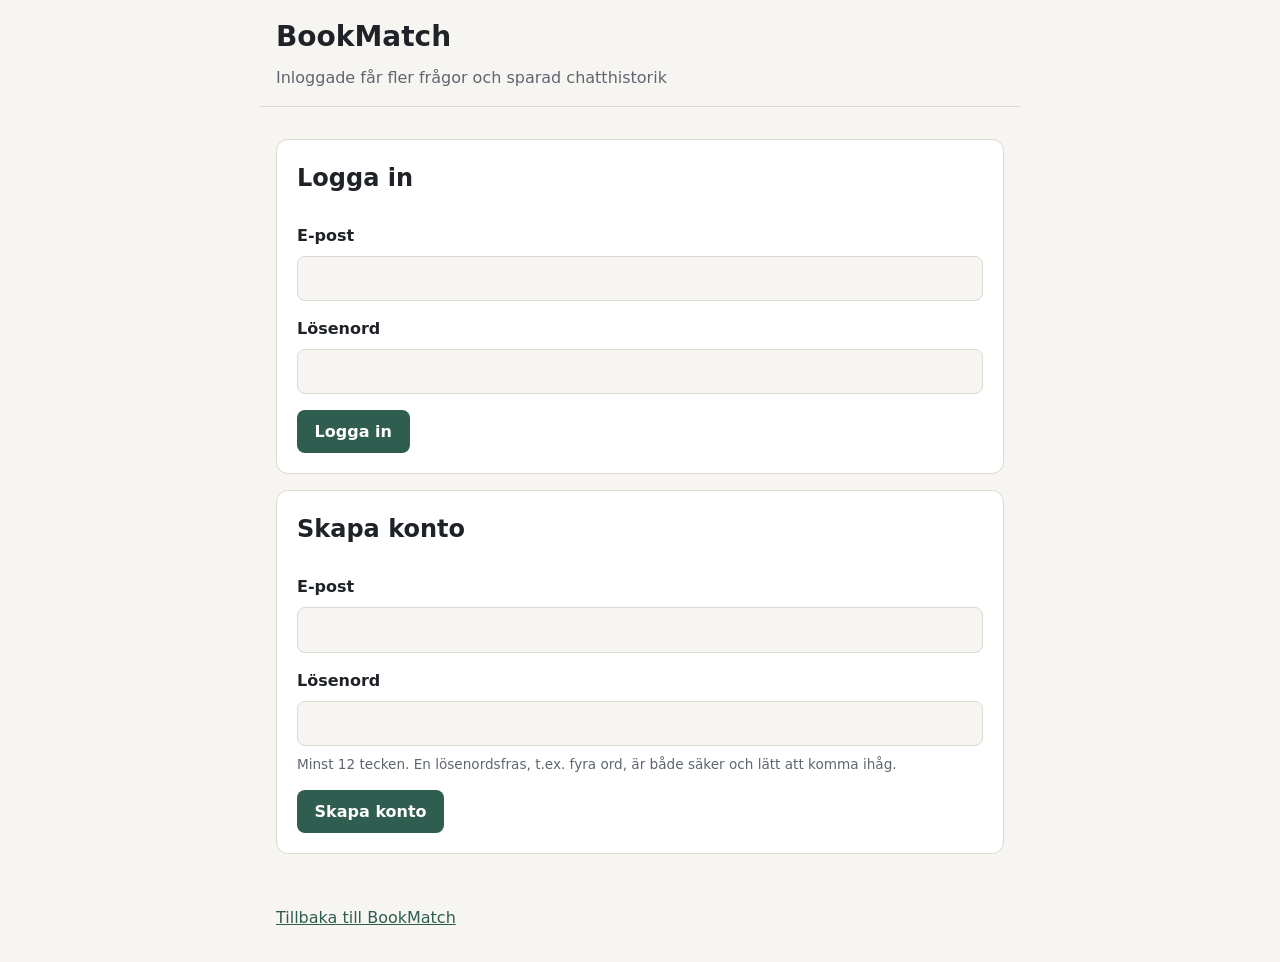
<file: src/BookMatch.Api/wwwroot/login.html>
﻿<!DOCTYPE html>
<html lang="sv">
<head>
    <meta charset="utf-8">
    <meta name="viewport" content="width=device-width, initial-scale=1">
    <title>Logga in – BookMatch</title>
    <link rel="stylesheet" href="css/site.css">
</head>
<body>
    <header>
        <h1><a href="/">BookMatch</a></h1>
        <p>Inloggade får fler frågor och sparad chatthistorik</p>
    </header>

    <main>
        <!-- Inloggning -->
        <section>
            <h2>Logga in</h2>
            <form id="login-form">
                <label for="login-email">E-post</label>
                <input id="login-email" name="email" type="email" autocomplete="username" maxlength="256" required>

                <label for="login-password">Lösenord</label>
                <input id="login-password" name="password" type="password" autocomplete="current-password" maxlength="128" required>

                <button type="submit">Logga in</button>
            </form>
        </section>

        <!-- Registrering -->
        <section>
            <h2>Skapa konto</h2>
            <form id="register-form">
                <label for="register-email">E-post</label>
                <input id="register-email" name="email" type="email" autocomplete="username" maxlength="256" required>

                <label for="register-password">Lösenord</label>
                <input id="register-password" name="password" type="password" autocomplete="new-password" minlength="12" maxlength="128" required>
                <p>Minst 12 tecken. En lösenordsfras, t.ex. fyra ord, är både säker och lätt att komma ihåg.</p>

                <button type="submit">Skapa konto</button>
            </form>
        </section>

        <!-- Status (fel) läses upp av skärmläsare -->
        <p id="status" role="status"></p>

        <p><a href="/">Tillbaka till BookMatch</a></p>
    </main>

    <script type="module" src="js/login.js"></script>
</body>
</html>
</file>
<file: src/BookMatch.Api/wwwroot/css/site.css>
﻿/* BookMatch – enkel och tydlig design */

/* Färger och mått (CSS-variabler: ändras på ett ställe) */
:root {
    --color-bg: #f7f5f2;
    --color-surface: #ffffff;
    --color-text: #1f2328;
    --color-muted: #5f6670;
    --color-primary: #2f5d50;
    --color-primary-hover: #244a40;
    --color-user: #e3efe9;
    --color-border: #ddd8d0;
    --radius: 12px;
    --space: 1rem;
    --max-width: 760px;
    font-family: system-ui, -apple-system, "Segoe UI", Roboto, sans-serif;
    line-height: 1.5;
    color-scheme: light dark;
}

/* Mörkt läge (följer användarens inställning i operativsystemet) */
@media (prefers-color-scheme: dark) {
    :root {
        --color-bg: #16181b;
        --color-surface: #1f2226;
        --color-text: #e8e6e3;
        --color-muted: #a3a9b0;
        --color-primary: #6fb39c;
        --color-primary-hover: #86c4af;
        --color-user: #24382f;
        --color-border: #33373d;
    }
}

/* hidden-attributet ska alltid dölja, även element som får display nedan */
[hidden] {
    display: none !important;
}

*, *::before, *::after {
    box-sizing: border-box;
}

body {
    margin: 0;
    background: var(--color-bg);
    color: var(--color-text);
}

a {
    color: var(--color-primary);
}

/* Header och main centreras med maxbredd */
header,
main {
    max-width: var(--max-width);
    margin: 0 auto;
    padding: var(--space);
}

/* Header: rubrik och kontorad på samma rad, undertext under */
header {
    display: flex;
    flex-wrap: wrap;
    align-items: center;
    justify-content: space-between;
    gap: 0.5rem var(--space);
    border-bottom: 1px solid var(--color-border);
}

    header h1 {
        margin: 0;
        font-size: 1.75rem;
    }

        header h1 a {
            color: inherit;
            text-decoration: none;
        }

    header p {
        order: 3;
        flex-basis: 100%;
        margin: 0;
        color: var(--color-muted);
    }

/* Kontorad (inloggningsstatus) */
#account {
    order: 2;
    display: flex;
    flex-wrap: wrap;
    align-items: center;
    gap: 0.5rem;
    font-size: 0.9rem;
}

#account-email {
    color: var(--color-muted);
}

/* Kort: formulär och sektioner får vit bakgrund, ram och rundade hörn */
#start-form,
section {
    margin-top: var(--space);
    padding: calc(var(--space) * 1.25);
    background: var(--color-surface);
    border: 1px solid var(--color-border);
    border-radius: var(--radius);
}

    section h2 {
        margin-top: 0;
    }

/* Formulär: fälten staplas under varandra */
form {
    display: grid;
    gap: 0.5rem;
}

label {
    margin-top: 0.5rem;
    font-weight: 600;
}

select,
input {
    width: 100%;
    padding: 0.6rem 0.75rem;
    font: inherit;
    color: inherit;
    background: var(--color-bg);
    border: 1px solid var(--color-border);
    border-radius: 8px;
}

/* Hjälptext under fält (t.ex. lösenordskrav) */
form p {
    margin: 0;
    font-size: 0.85rem;
    color: var(--color-muted);
}

/* Knappar */
button {
    padding: 0.6rem 1.1rem;
    font: inherit;
    font-weight: 600;
    color: #ffffff;
    background: var(--color-primary);
    border: none;
    border-radius: 8px;
    cursor: pointer;
}

    button:hover:not(:disabled) {
        background: var(--color-primary-hover);
    }

    button:disabled {
        opacity: 0.5;
        cursor: not-allowed;
    }

form button {
    justify-self: start;
    margin-top: 0.5rem;
}

/* Sekundära knappar (konto, ny sökning och förslag): kantlinje istället för fylld bakgrund */
#account button,
#new-search,
.suggestions button {
    padding: 0.35rem 0.8rem;
    color: var(--color-primary);
    background: transparent;
    border: 1px solid var(--color-primary);
}

#account button:hover,
#new-search:hover,
.suggestions button:hover:not(:disabled) {
    background: var(--color-user);
}

/* Förslagen får helt rundade hörn (ser ut som "chips") */
.suggestions button {
    border-radius: 999px;
    font-size: 0.9rem;
}

/* Fokus syns tydligt vid tangentbordsnavigering (tillgänglighet) */
:focus-visible {
    outline: 3px solid var(--color-primary);
    outline-offset: 2px;
}

/* Chattvy: meddelanden som pratbubblor */
#messages {
    display: flex;
    flex-direction: column;
    gap: 0.75rem;
    margin: 0;
    padding: 0;
    list-style: none;
}

.message {
    max-width: 85%;
    padding: 0.75rem 1rem;
    border-radius: var(--radius);
    white-space: pre-wrap; /* radbrytningar i svaren visas */
    overflow-wrap: anywhere; /* långa ord och länkar bryts istället för att gå utanför */
}

/* Användarens meddelanden till höger */
.message-user {
    align-self: flex-end;
    background: var(--color-user);
    border-bottom-right-radius: 4px;
}

/* AI:ns meddelanden till vänster */
.message-assistant {
    align-self: flex-start;
    background: var(--color-surface);
    border: 1px solid var(--color-border);
    border-bottom-left-radius: 4px;
}

    /* Tom AI-bubbla medan svaret hämtas visar tre punkter */
    .message-assistant:empty::after {
        content: "…";
        color: var(--color-muted);
    }

/* Status (laddar, fel, återställd chatt) */
#status {
    min-height: 1.5em;
    margin: 0.75rem 0;
    color: var(--color-muted);
}

/* Förslag på följdfrågor: knappar som radbryts vid behov */
.suggestions {
    display: flex;
    flex-wrap: wrap;
    gap: 0.5rem;
    margin-bottom: var(--space);
}

/* Följdfråga: fält och knapp på samma rad */
#follow-up-form {
    grid-template-columns: 1fr auto;
    align-items: center;
}

    #follow-up-form label {
        grid-column: 1 / -1;
    }

    #follow-up-form button {
        margin-top: 0;
    }

#new-search {
    margin-top: var(--space);
}

/* Varning om AI och personuppgifter */
.notice {
    margin-top: calc(var(--space) * 1.5);
    font-size: 0.85rem;
    color: var(--color-muted);
}

/* Mobil: bredare bubblor och följdfrågans knapp under fältet */
@media (max-width: 480px) {
    .message {
        max-width: 100%;
    }

    #follow-up-form {
        grid-template-columns: 1fr;
    }
}
</file>
